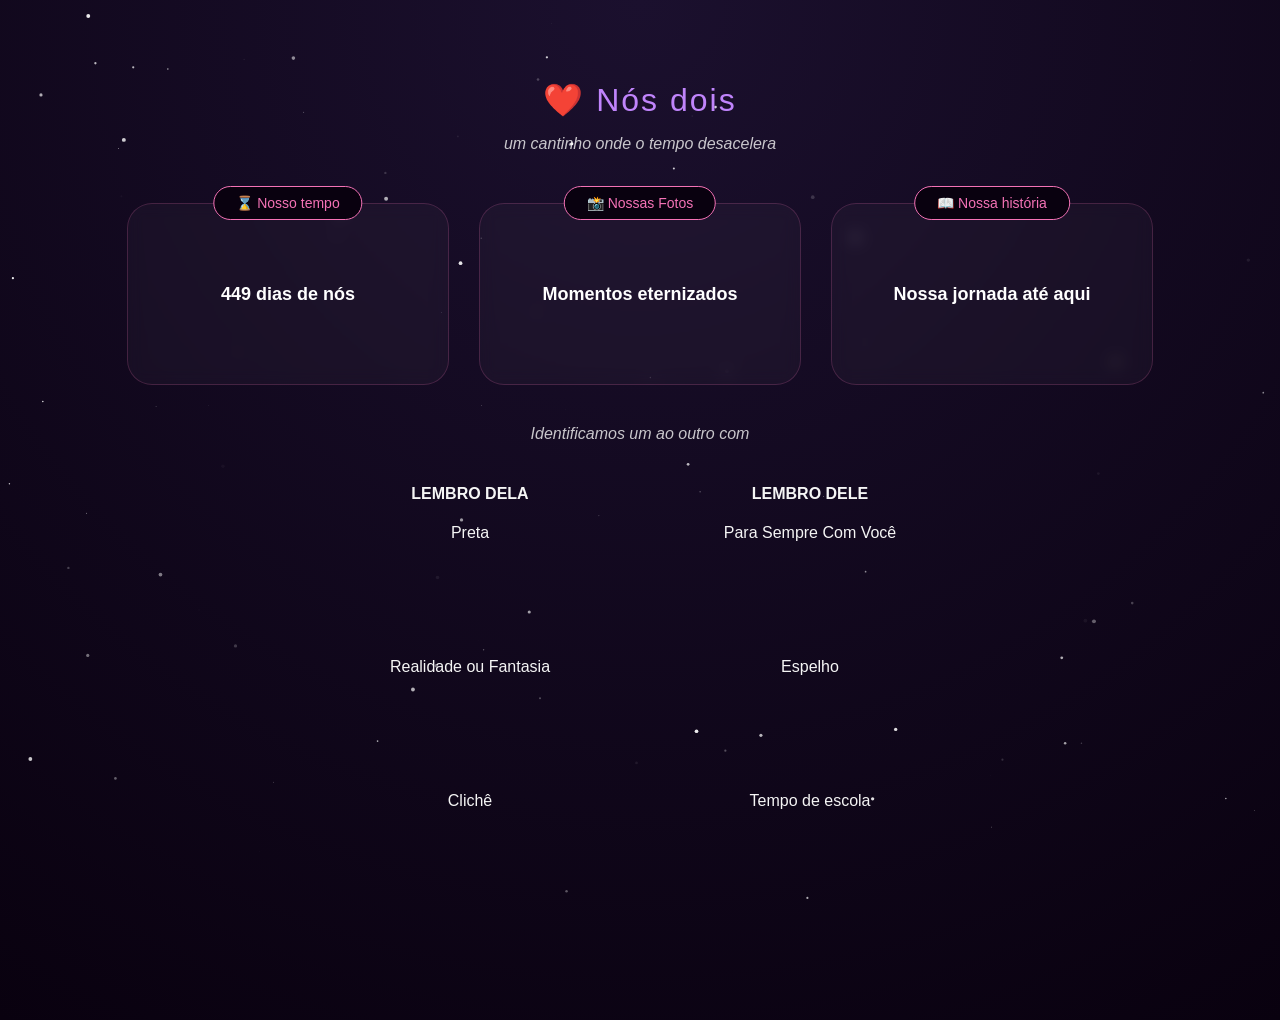
<file: index.html>
<!DOCTYPE html>

<html lang="pt-BR">

<head>

    <meta charset="UTF-8">

    <meta name="viewport" content="width=device-width, initial-scale=1.0">

    <title>Nós dois ❤️</title>

    <link rel="stylesheet" href="css/style.css">

</head>

<body>

    <canvas id="starCanvas"></canvas>



    <h1>❤️ Nós dois</h1>

    <p class="subtitle">um cantinho onde o tempo desacelera</p>



    <div class="cards">

        <a href="contador.html" class="card">

            <span class="card-btn">⌛ Nosso tempo</span>

            <div class="card-content">

                <p id="tempoCard">Carregando...</p>

            </div>

        </a>

        <a href="fotos.html" class="card">
            <span class="card-btn">📸 Nossas Fotos</span>
            <div class="card-content">
                <p>Momentos eternizados</p>
            </div>
        </a>



        <a href="historia.html" class="card">

            <span class="card-btn">📖 Nossa história</span>

            <div class="card-content">

                <p>Nossa jornada até aqui</p>

            </div>

        </a>

    </div>



    <div class="music-section">

        <p class="subtitle" style="margin-top: 40px;">Identificamos um ao outro com </p>

       

        <div class="music-columns">

            <div class="music-side">

                <h4>LEMBRO DELA</h4>

                <div class="player-list">

                    <div class="music-item">

                        <p class="music-name">Preta</p>

                        <iframe src="https://open.spotify.com/embed/track/0hJtg5O8dvQ7xG6mriIMUJ?si=e03baf44a49b48bb" width="100%" height="80" frameBorder="0" allow="autoplay; clipboard-write; encrypted-media; fullscreen; picture-in-picture" loading="lazy"></iframe>

                    </div>

                    <div class="music-item">

                        <p class="music-name">Realidade ou Fantasia</p>

                        <iframe src="https://open.spotify.com/embed/track/4hSaYBtwDfbIS4pZtyE040?si=d5d92de98aa142ee" width="100%" height="80" frameBorder="0" allow="autoplay; clipboard-write; encrypted-media; fullscreen; picture-in-picture" loading="lazy"></iframe>

                    </div>

                    <div class="music-item">

                        <p class="music-name">Clichê</p>

                        <iframe src="https://open.spotify.com/embed/track/3XrchC3CeuoPAprx9fqNKI?si=4389151b78bc4acd" width="100%" height="80" frameBorder="0" allow="autoplay; clipboard-write; encrypted-media; fullscreen; picture-in-picture" loading="lazy"></iframe>

                    </div>

                </div>

            </div>



            <div class="music-side">

                <h4>LEMBRO DELE</h4>

                <div class="player-list">

                    <div class="music-item">

                        <p class="music-name">Para Sempre Com Você</p>

                        <iframe src="https://open.spotify.com/embed/track/2KGv51jgAz8OTjNPyRryfq?si=85d8057ccdad4472" width="100%" height="80" frameBorder="0" allow="autoplay; clipboard-write; encrypted-media; fullscreen; picture-in-picture" loading="lazy"></iframe>

                    </div>

                    <div class="music-item">

                        <p class="music-name">Espelho</p>

                        <iframe src="https://open.spotify.com/embed/track/3zrAPsfxf957oS161JlnKM?si=5eb8192b4dd04766" width="100%" height="80" frameBorder="0" allow="autoplay; clipboard-write; encrypted-media; fullscreen; picture-in-picture" loading="lazy"></iframe>

                    </div>

                    <div class="music-item">

                        <p class="music-name">Tempo de escola</p>

                        <iframe src="https://open.spotify.com/embed/track/6CZwZyIYr5MzpIYcH0ETdd?si=8fc7714ff8da499f" width="100%" height="80" frameBorder="0" allow="autoplay; clipboard-write; encrypted-media; fullscreen; picture-in-picture" loading="lazy"></iframe>

                    </div>

                </div>

            </div>

        </div>

    </div>



    <script src="js/estrelas.js"></script>

    <script src="js/tempoCard.js"></script>

</body>

</html>
</file>
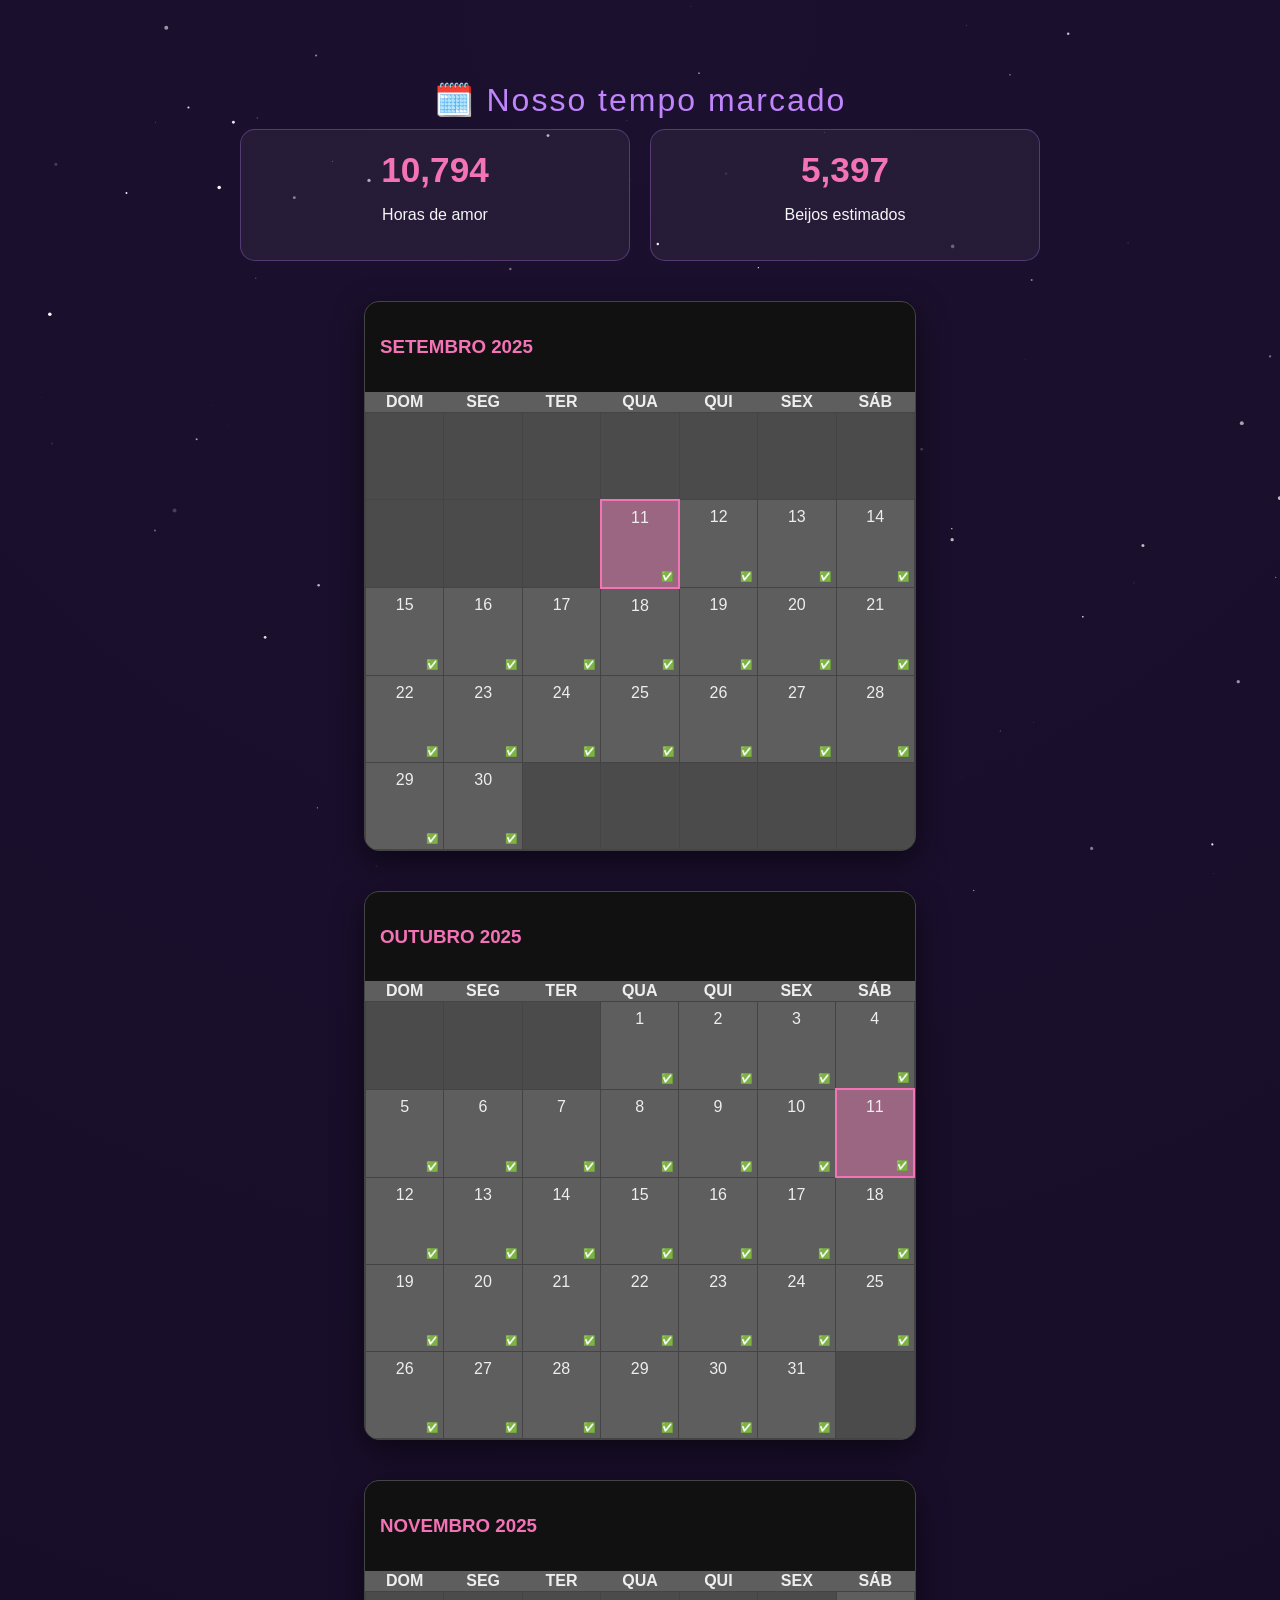
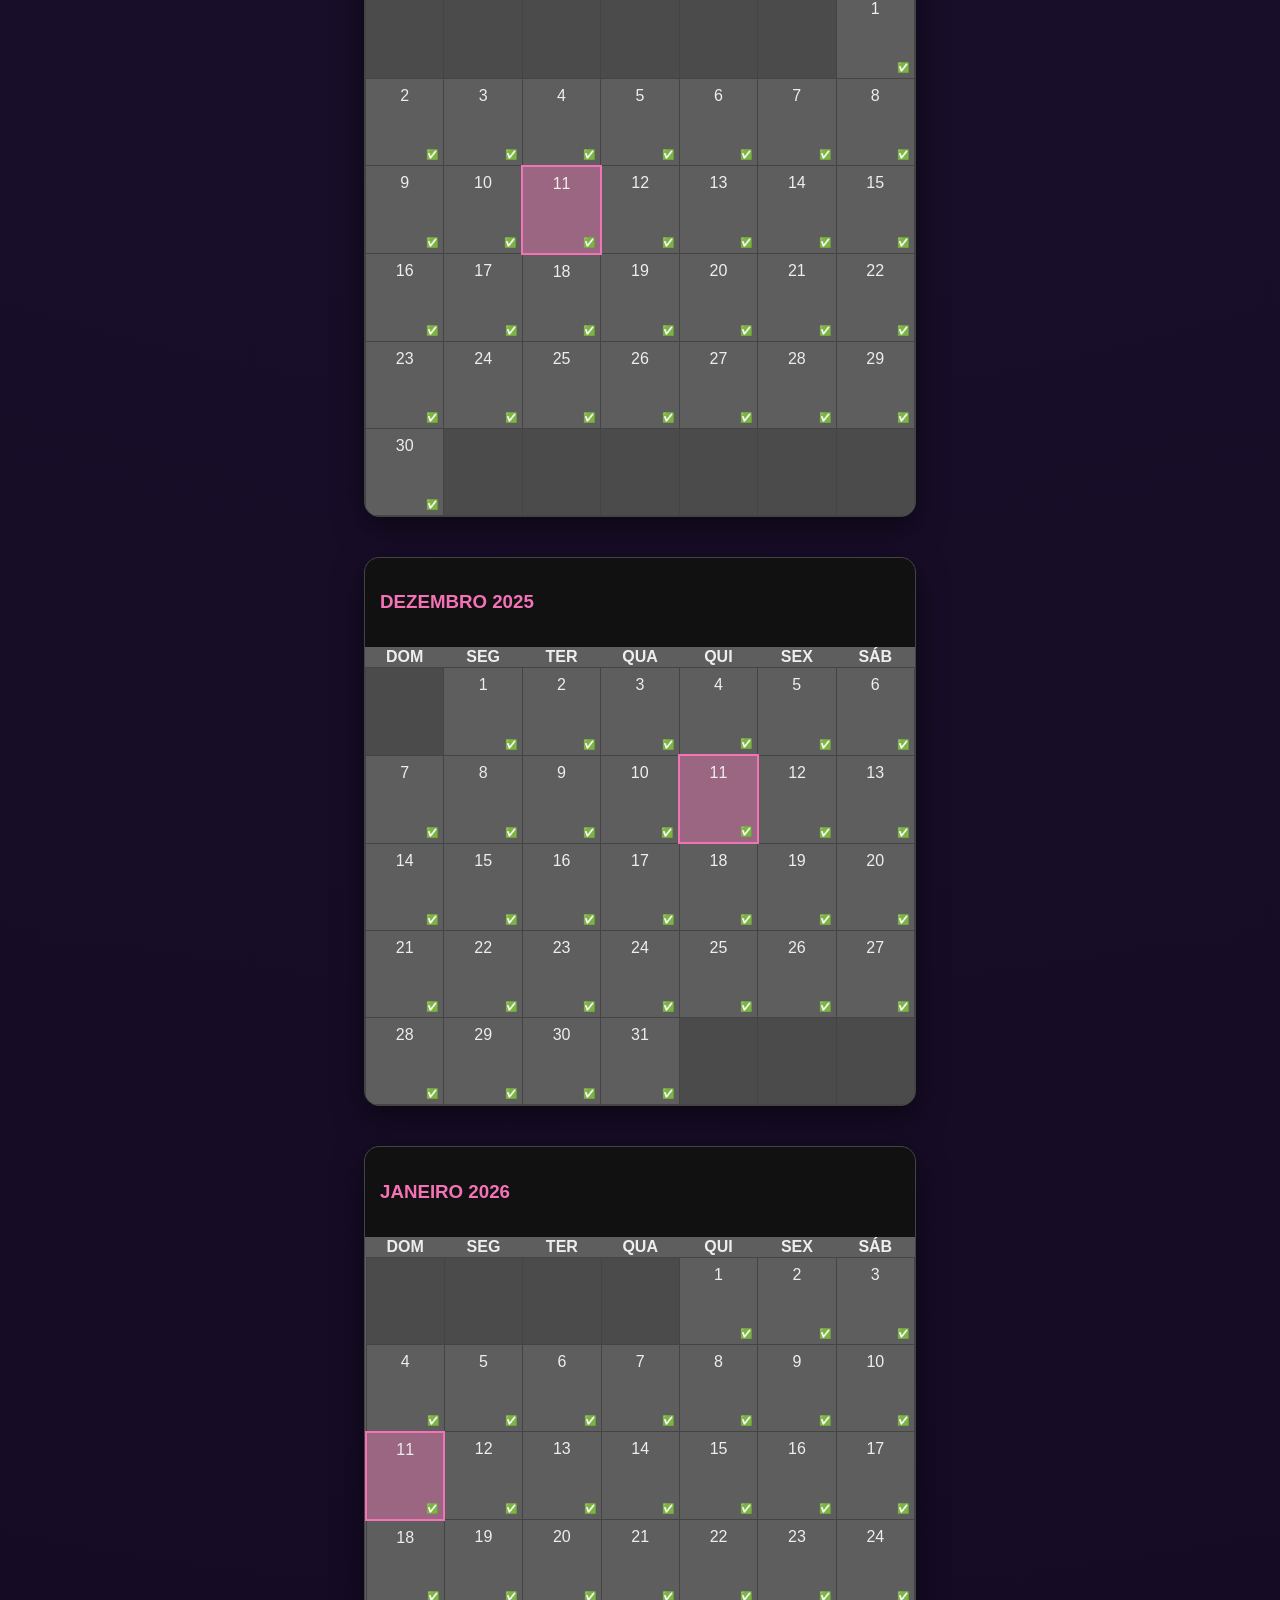
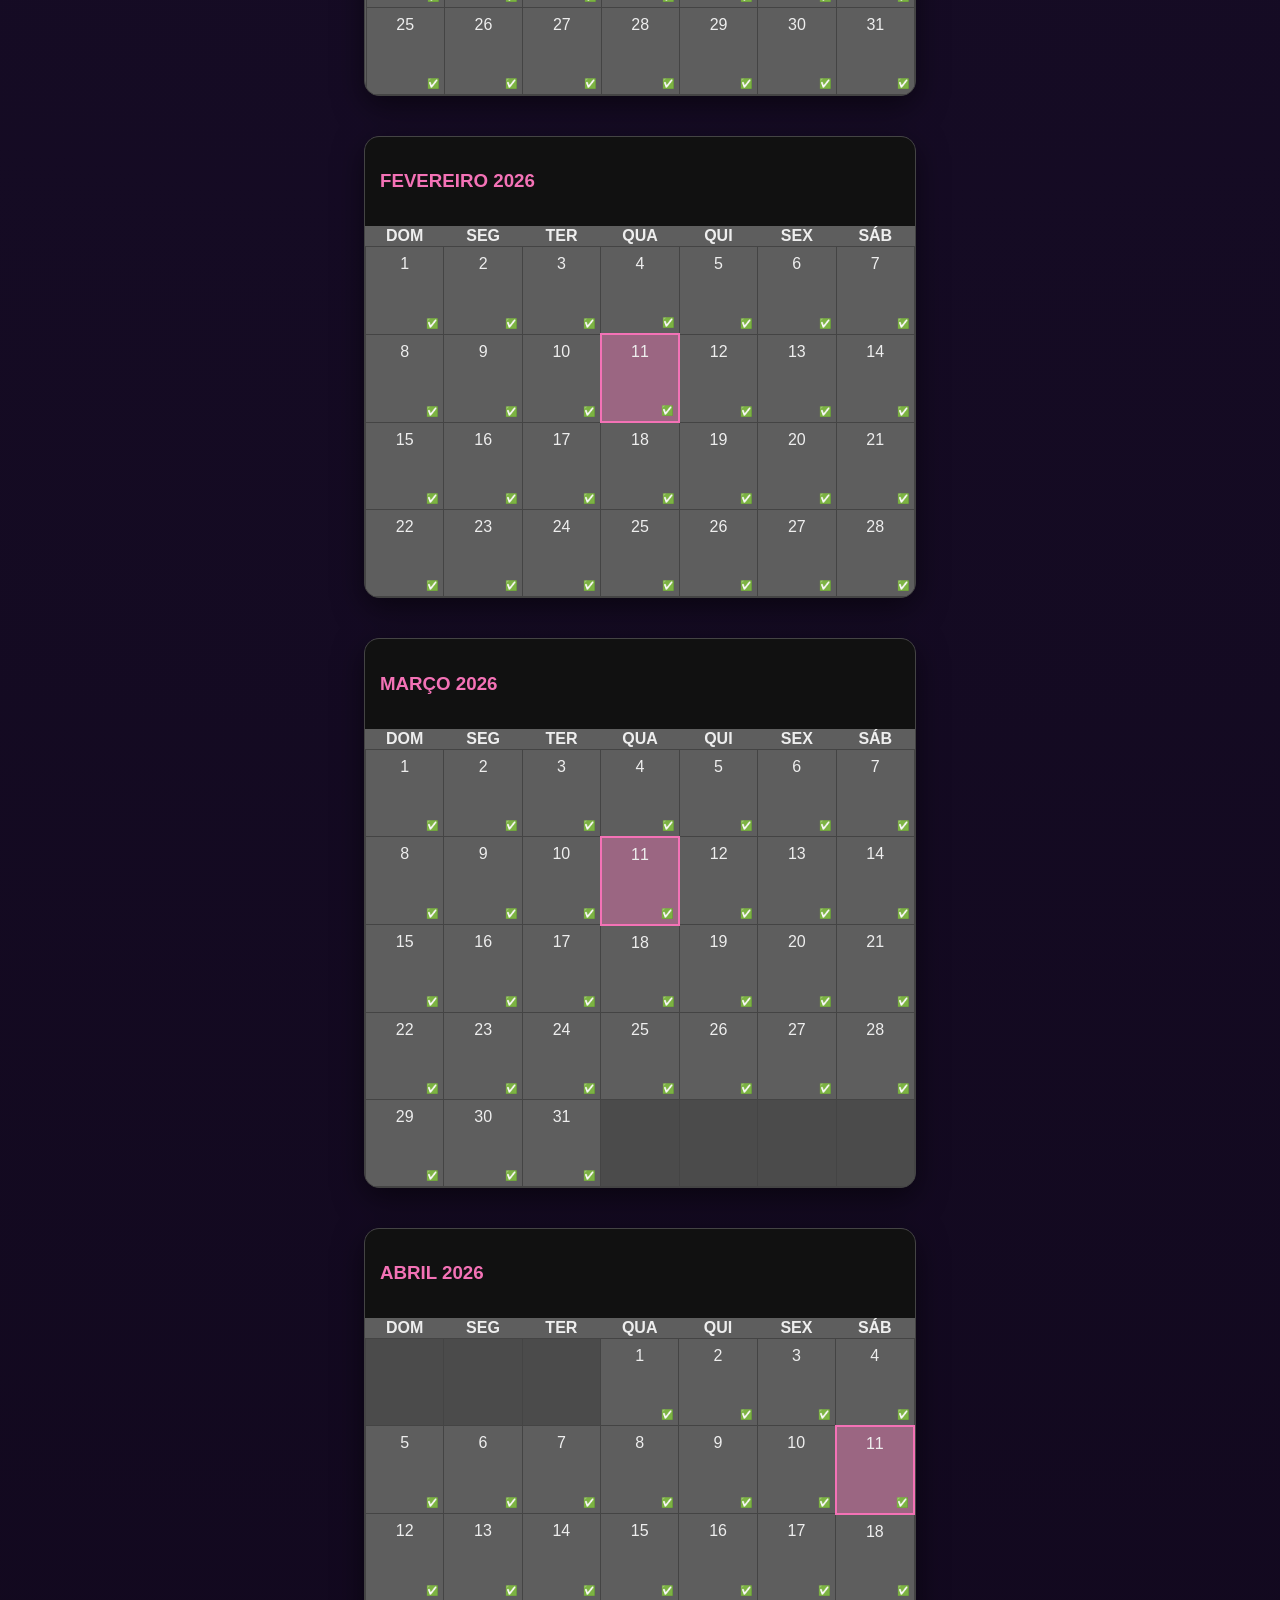
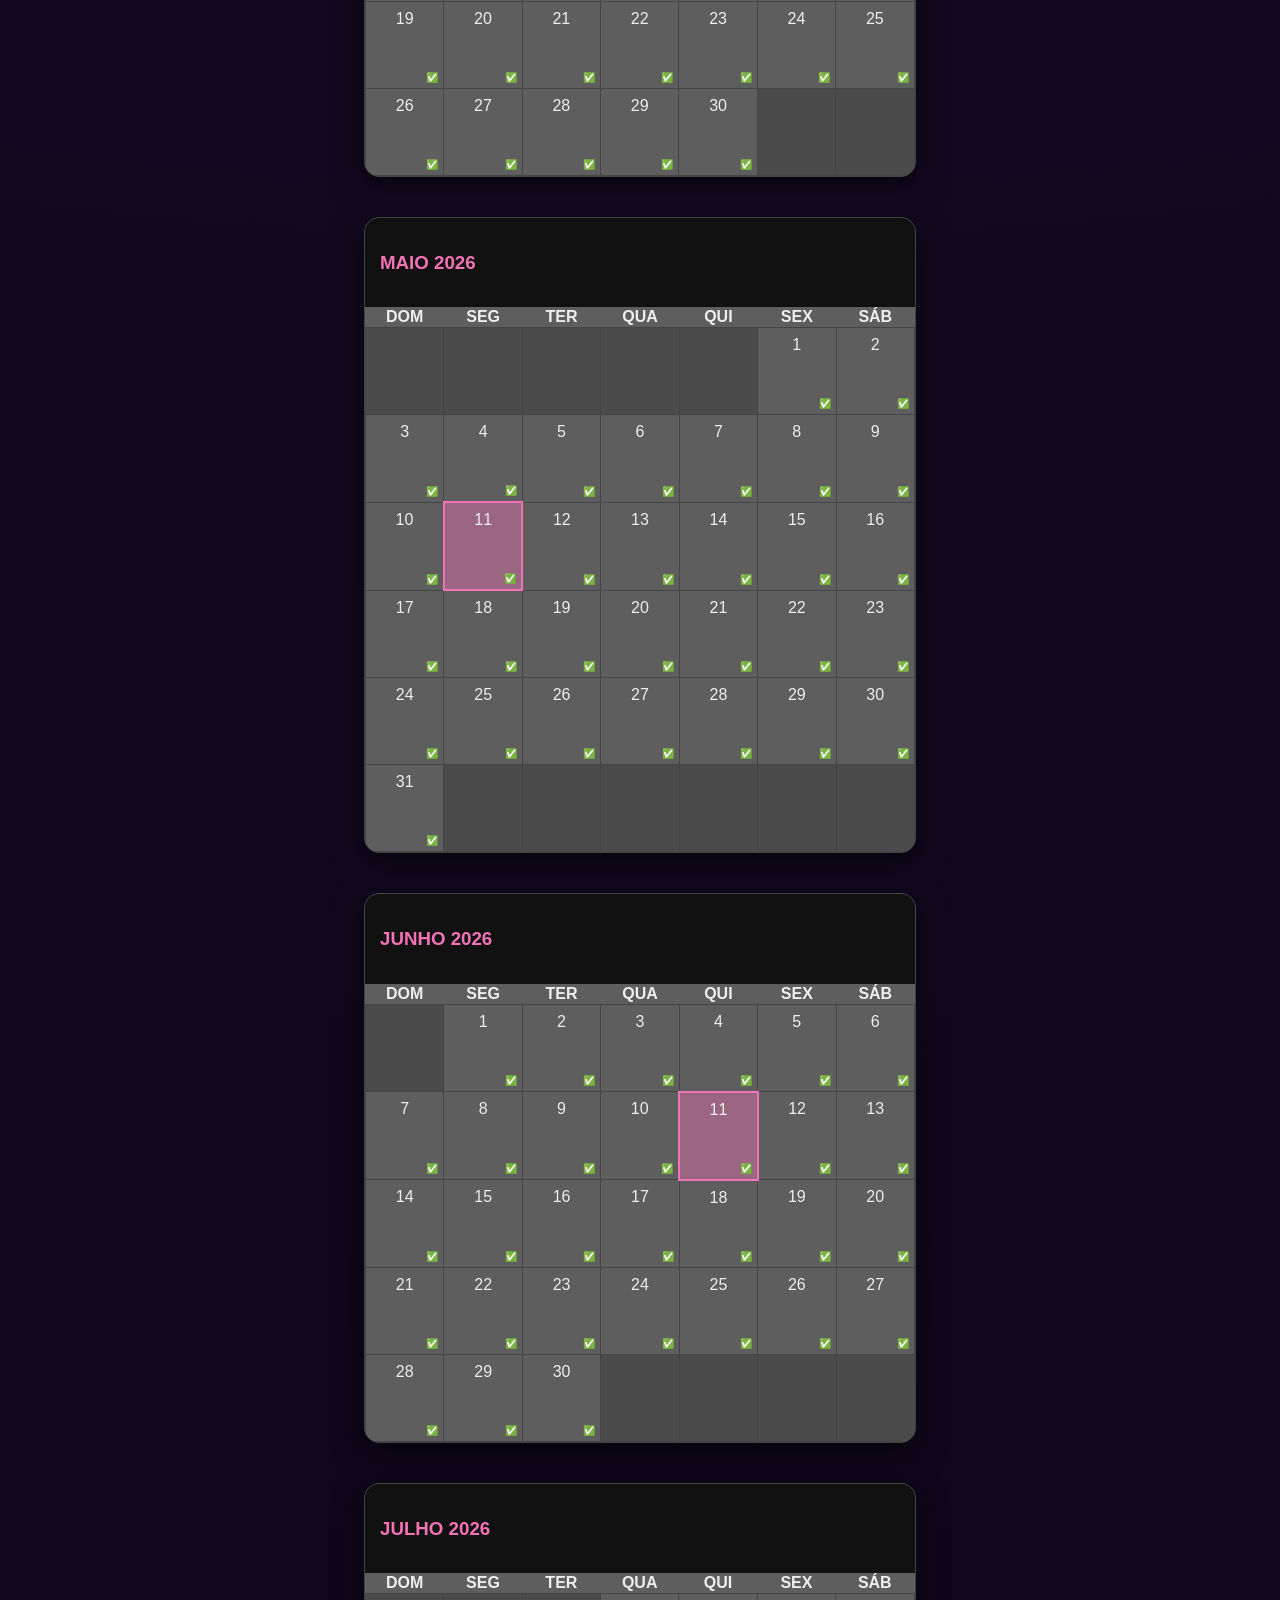
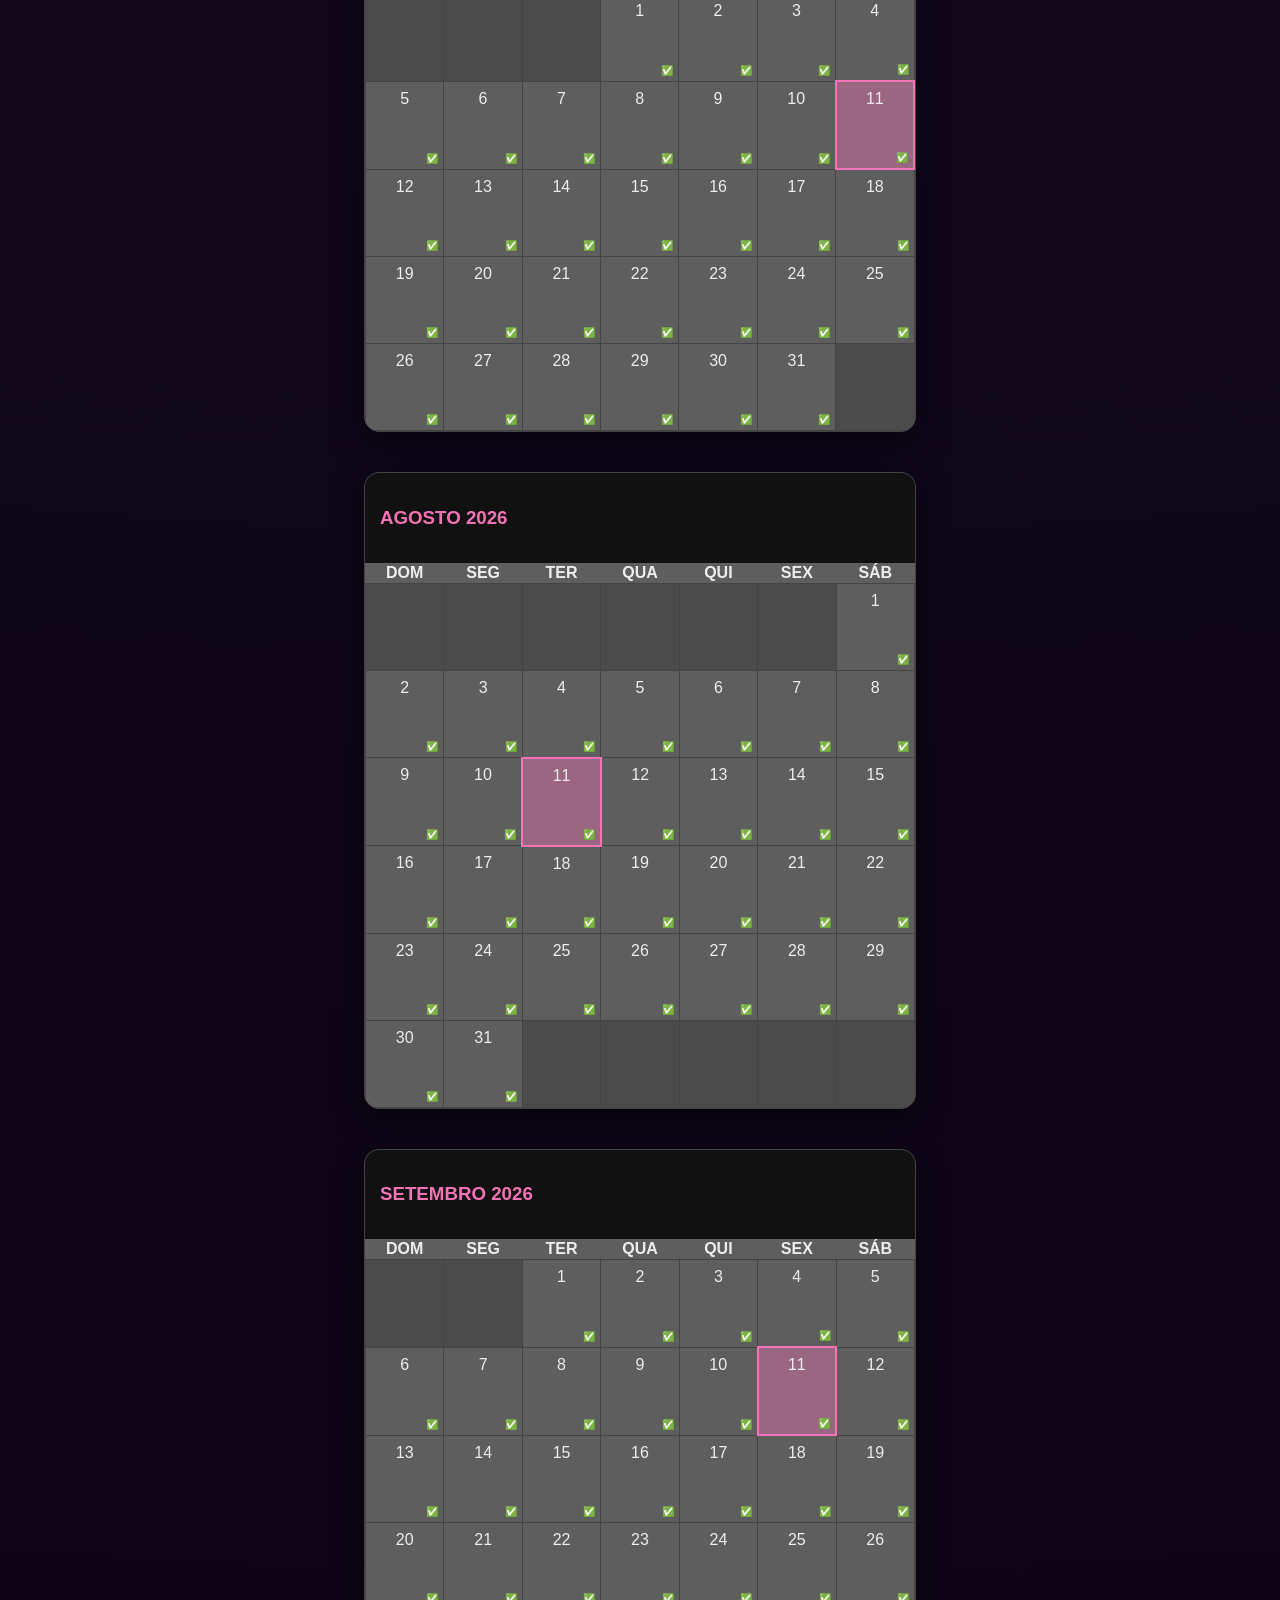
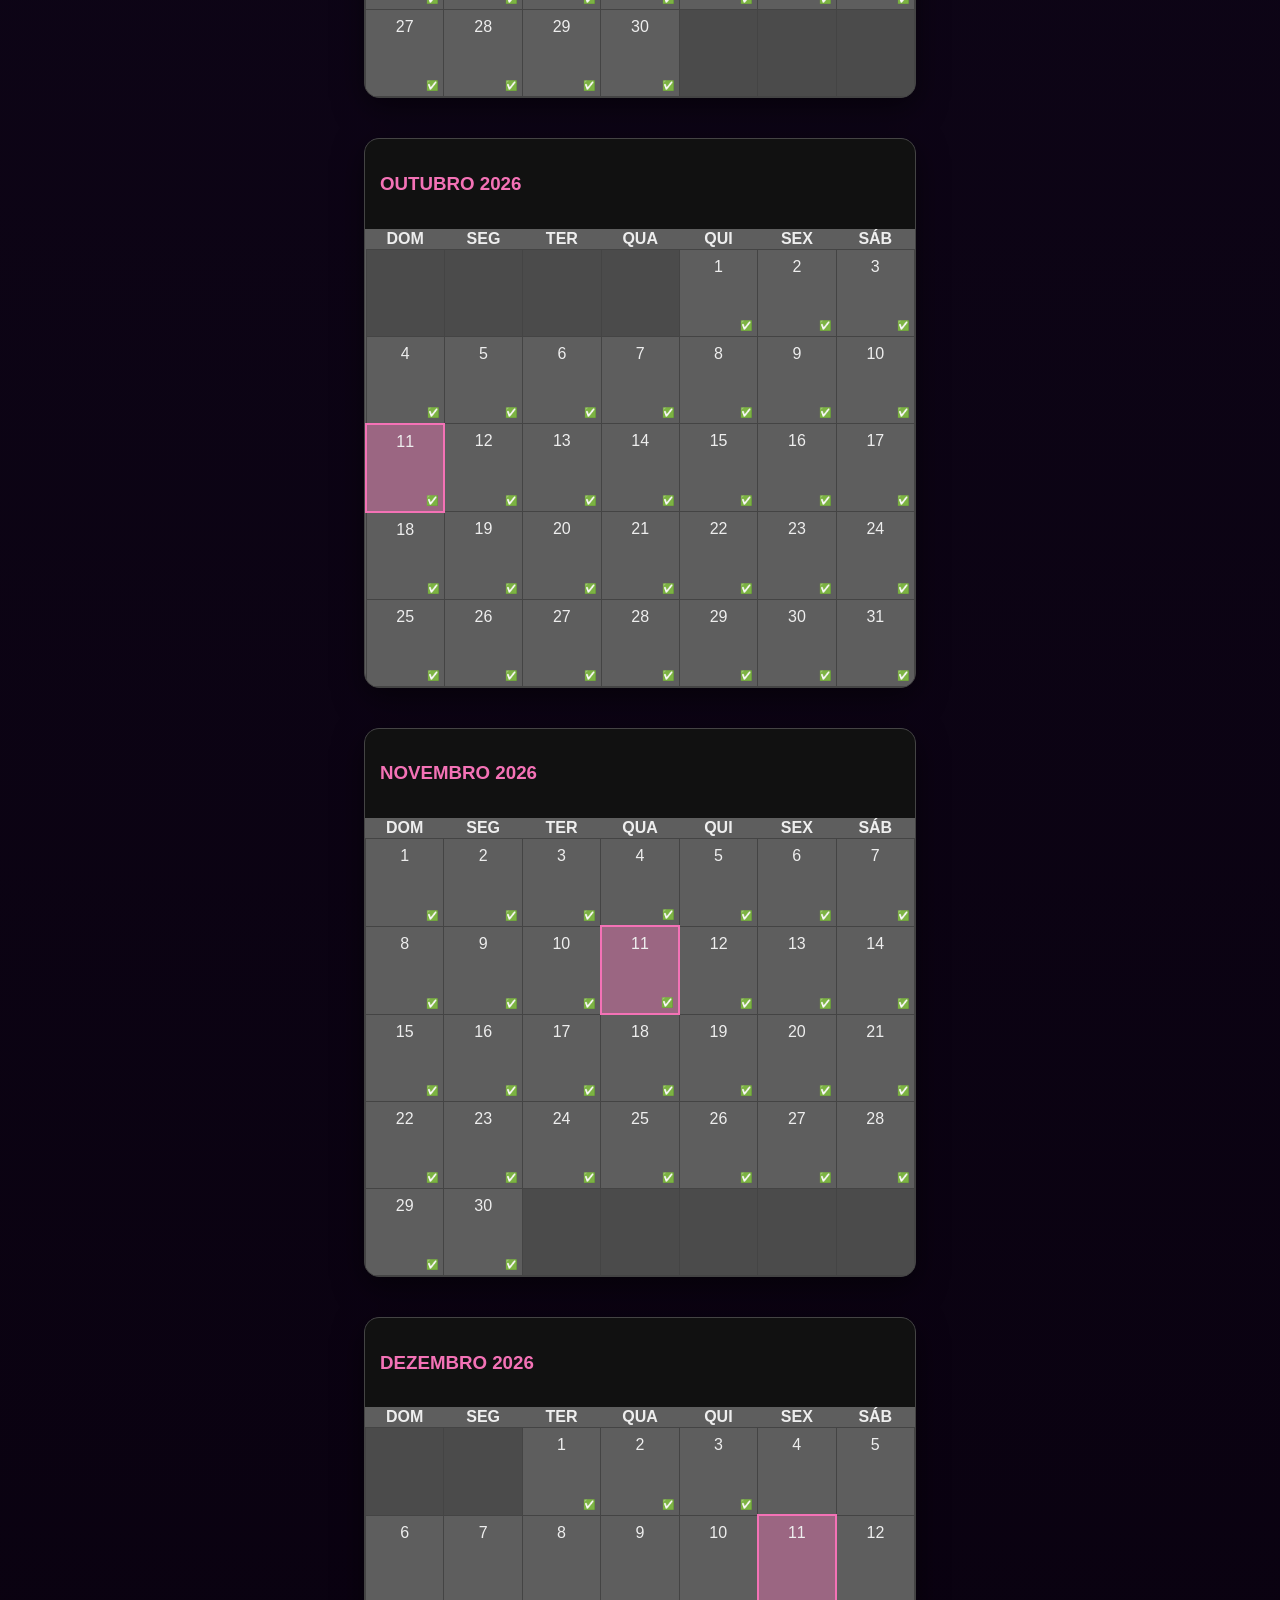
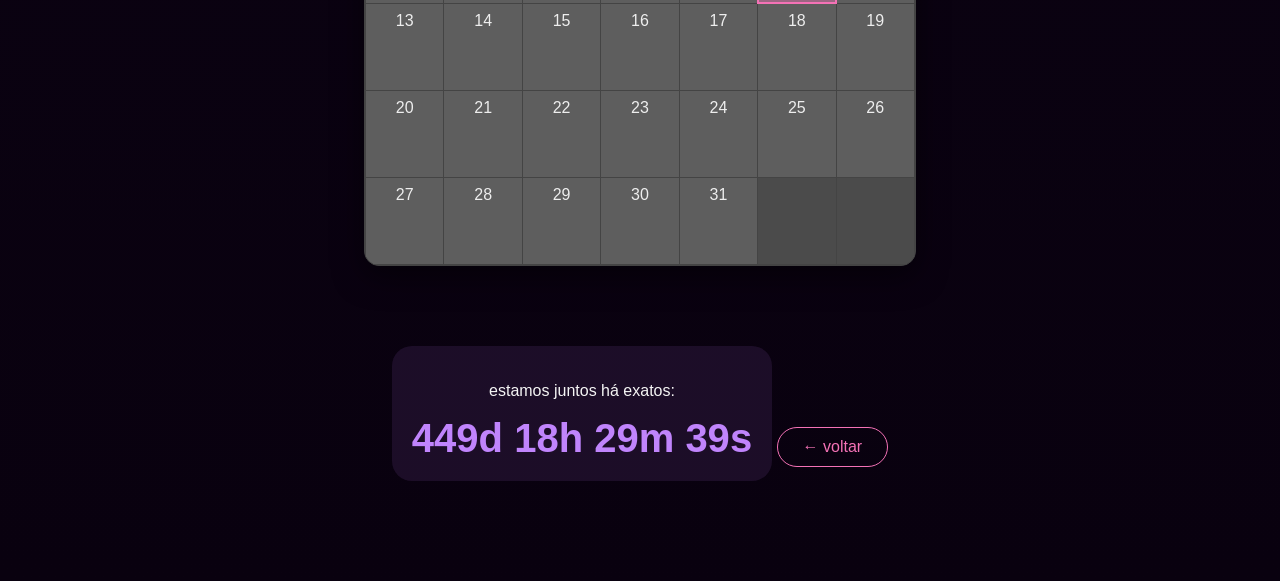
<file: contador.html>
<!DOCTYPE html>
<html lang="pt-BR">
<head>
    <meta charset="UTF-8">
    <meta name="viewport" content="width=device-width, initial-scale=1.0">
    <title>Nosso tempo marcado 🗓️</title>
    <link rel="stylesheet" href="css/style.css">
</head>
<body>
    <canvas id="starCanvas"></canvas>

    <h1>🗓️ Nosso tempo marcado</h1>

    <div class="stats-container">
        <div class="stat-card">
            <span id="stat-horas">0</span>
            <p>Horas de amor</p>
        </div>
        <div class="stat-card">
            <span id="stat-beijos">0</span>
            <p>Beijos estimados</p>
        </div>
    </div>

    <div id="todos-os-calendarios"></div>

    <div class="contador-preciso">
        <p>estamos juntos há exatos:</p>
        <div class="relogio-digital">
            <span id="live-dias">00</span>d 
            <span id="live-horas">00</span>h 
            <span id="live-min">00</span>m 
            <span id="live-seg">00</span>s
        </div>
    </div>

    <a class="voltar" href="index.html">← voltar</a>

    <script src="js/estrelas.js"></script>
    <script src="js/calendario.js"></script>
</body>
</html>
</file>
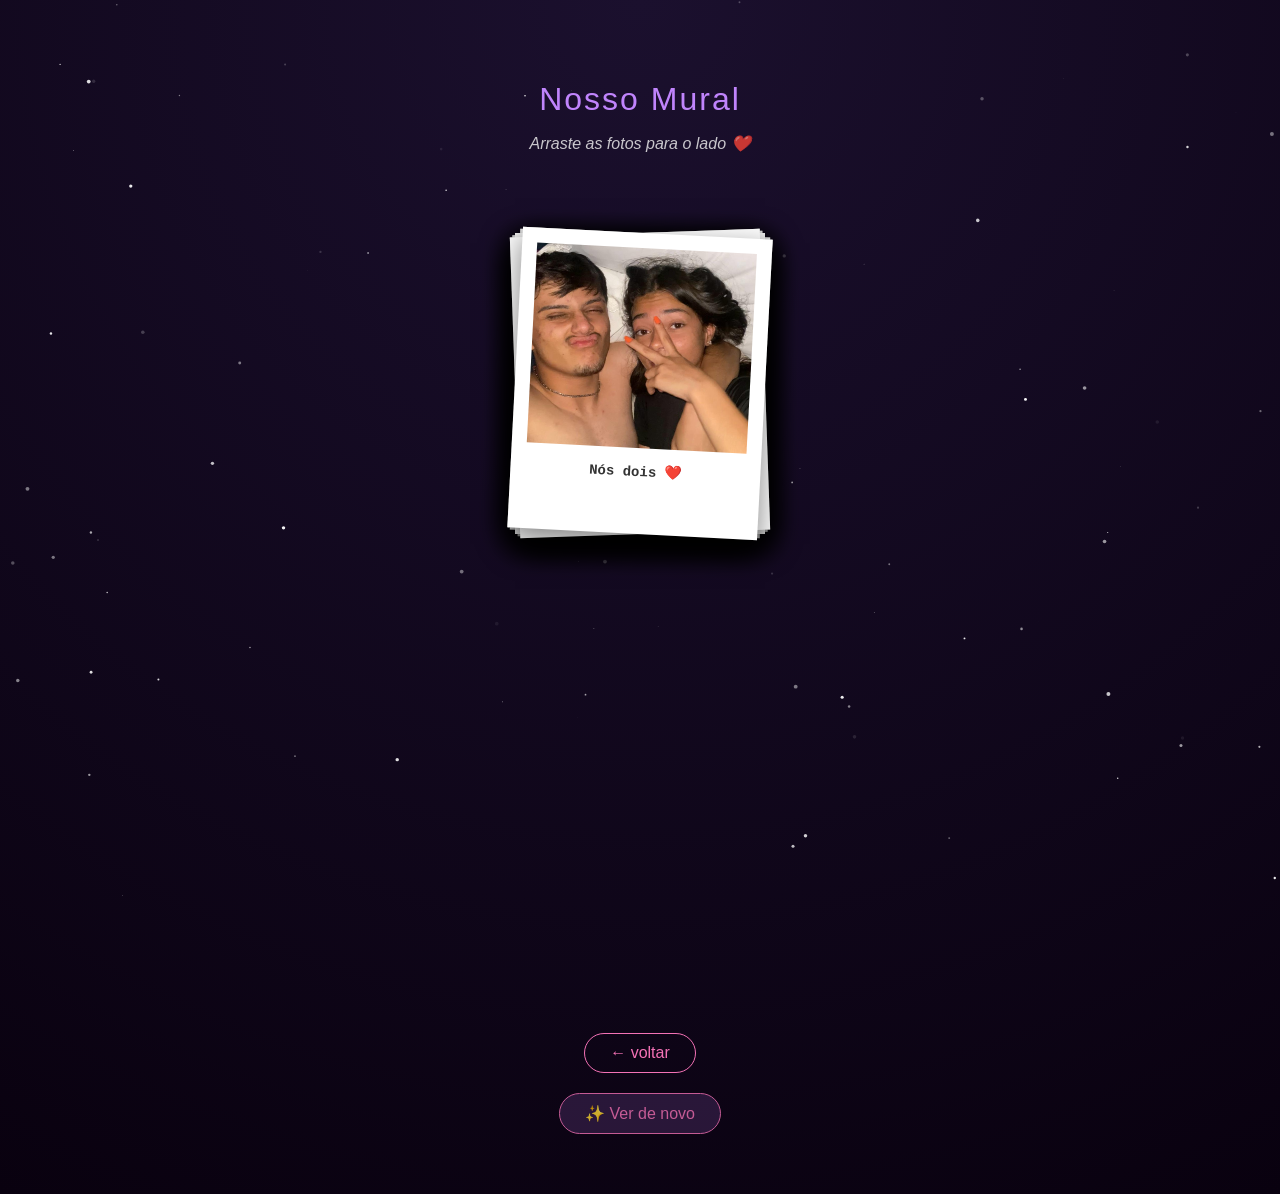
<file: fotos.html>
<!DOCTYPE html>
<html lang="pt-BR">
<head>
    <meta charset="UTF-8">
    <meta name="viewport" content="width=device-width, initial-scale=1.0">
    <title>Nossas Memórias 📸</title>
    <link rel="stylesheet" href="css/style.css">
</head>
<body>
    <canvas id="starCanvas"></canvas>

    <h1>Nosso Mural</h1>
    <p class="subtitle">Arraste as fotos para o lado ❤️</p>

    <div class="stack-container">
        <div class="polaroid"><img src="img/foto12.jpg.jpeg" alt="F"><p class="caption">Para sempre ❤️</p></div>
        <div class="polaroid"><img src="img/foto10.jpg.jpeg" alt="F"><p class="caption">Nosso brilho ✨</p></div>
        <div class="polaroid"><img src="img/foto9.jpg.jpeg" alt="F"><p class="caption">Amo você 🌹</p></div>
        <div class="polaroid"><img src="img/foto8.jpg.jpeg" alt="F"><p class="caption">Meu porto seguro 🏠</p></div>
        <div class="polaroid"><img src="img/foto7.jpg.jpeg" alt="F"><p class="caption">Juntos sempre 🤞</p></div>
        <div class="polaroid"><img src="img/foto6.jpg.jpeg" alt="F"><p class="caption">Cada detalhe seu 💖</p></div>
        <div class="polaroid"><img src="img/foto5.jpg.jpeg" alt="F"><p class="caption">Momentos felizes ✨</p></div>
        <div class="polaroid"><img src="img/foto4.jpg.jpeg" alt="F"><p class="caption">Meu amor 😍</p></div>
        <div class="polaroid"><img src="img/foto3.jpg.jpeg" alt="F"><p class="caption">Inesquecível 🌊</p></div>
        <div class="polaroid"><img src="img/foto2.jpg.jpeg" alt="F"><p class="caption">Sorriso lindo! ❤️</p></div>
        <div class="polaroid"><img src="img/foto1.jpg.jpeg" alt="F"><p class="caption">O começo ✨</p></div>
        <div class="polaroid"><img src="img/foto.jpg.jpeg" alt="F"><p class="caption">Nós dois ❤️</p></div>
    </div>

    <div style="margin-top: 450px;">
        <a class="voltar" href="index.html">← voltar</a>
    </div>

    <script src="js/estrelas.js"></script>
    <script src="js/swipe.js"></script> </body>
</html>
<div class="controls">
    <button id="resetBtn" class="btn-reset">✨ Ver de novo</button>
</div>
</file>
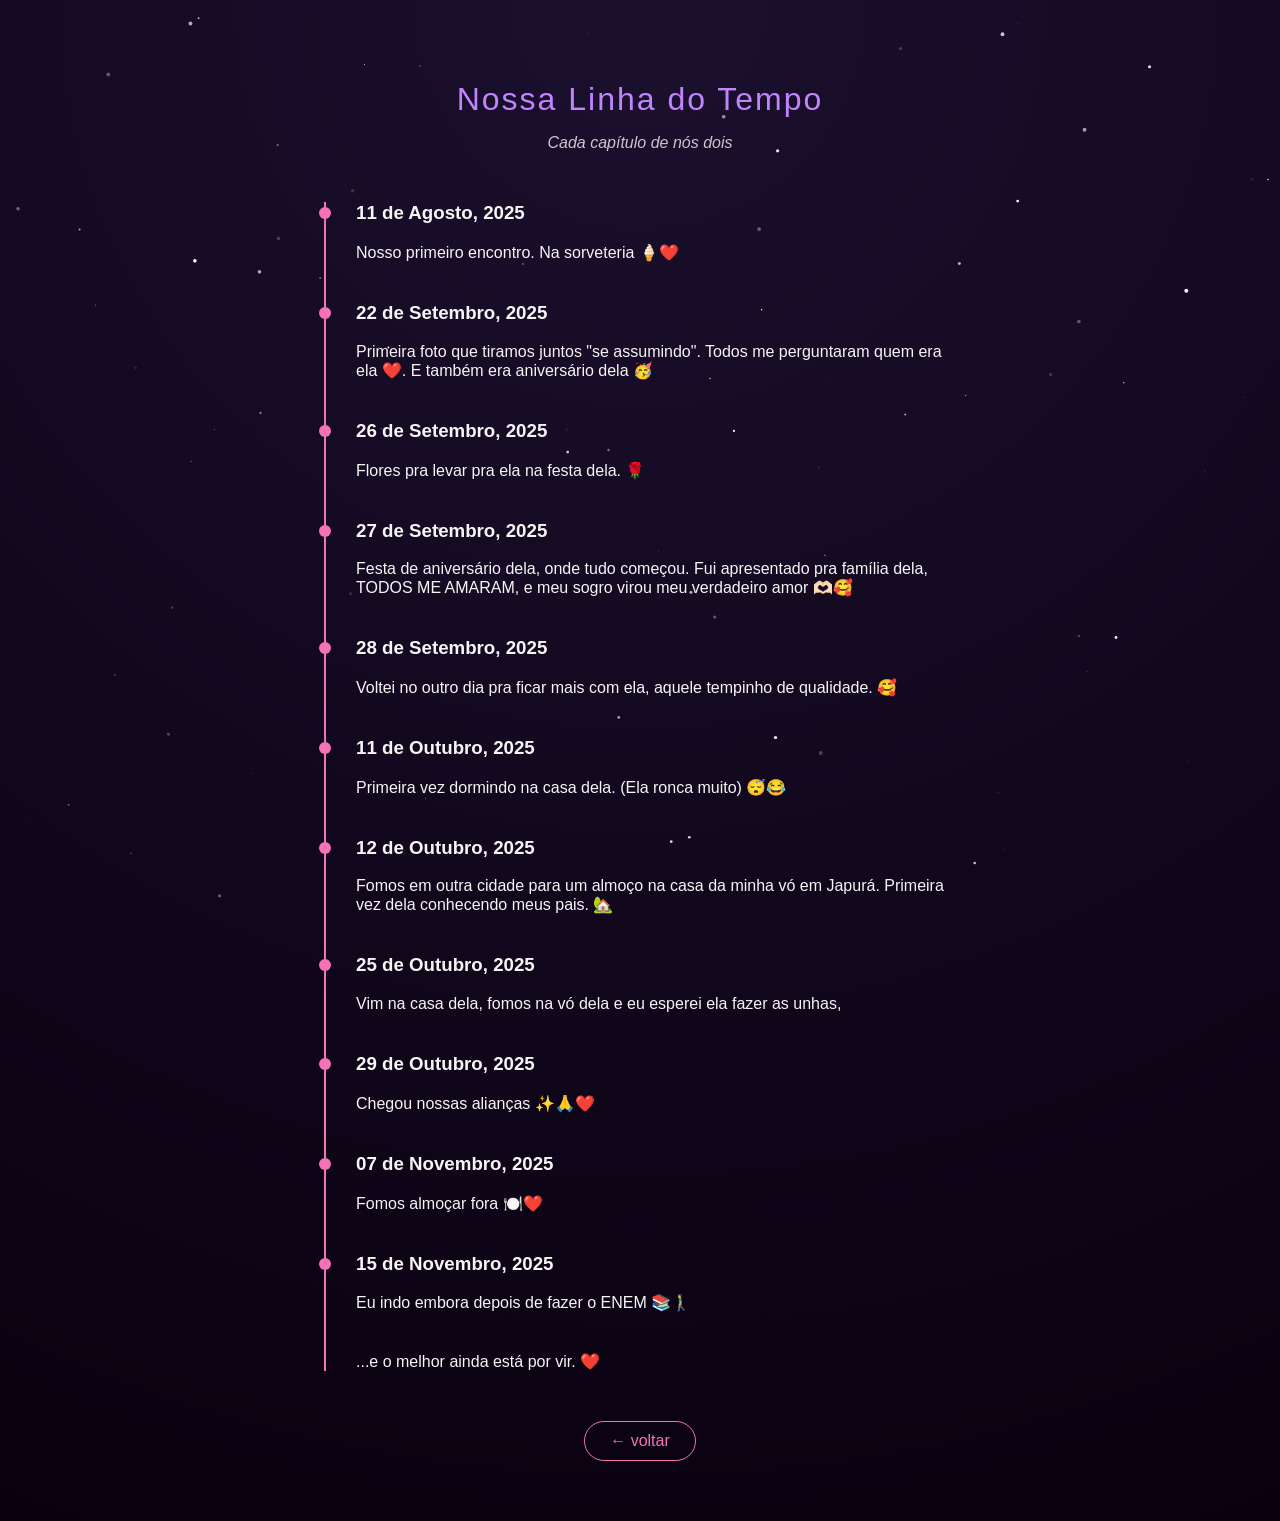
<file: historia.html>
<!DOCTYPE html>
<html lang="pt-BR">
<head>
    <meta charset="UTF-8">
    <title>Nossa Linha do Tempo 💜</title>
    <link rel="stylesheet" href="css/style.css">
</head>
<body>
    <canvas id="starCanvas"></canvas>

    <h1>Nossa Linha do Tempo</h1>
    <p class="subtitle">Cada capítulo de nós dois</p>

    <div class="timeline">
        <div class="timeline-item">
            <div class="timeline-content">
                <h3>11 de Agosto, 2025</h3>
                <p>Nosso primeiro encontro. Na sorveteria 🍦❤️</p>
            </div>
        </div>

        <div class="timeline-item">
            <div class="timeline-content">
                <h3>22 de Setembro, 2025</h3>
                <p>Primeira foto que tiramos juntos "se assumindo". Todos me perguntaram quem era ela ❤️. E também era aniversário dela 🥳</p>
            </div>
        </div>

        <div class="timeline-item">
            <div class="timeline-content">
                <h3>26 de Setembro, 2025</h3>
                <p>Flores pra levar pra ela na festa dela. 🌹</p>
            </div>
        </div>

        <div class="timeline-item">
            <div class="timeline-content">
                <h3>27 de Setembro, 2025</h3>
                <p>Festa de aniversário dela, onde tudo começou. Fui apresentado pra família dela, TODOS ME AMARAM, e meu sogro virou meu verdadeiro amor 🫶🏻🥰</p>
            </div>
        </div>

        <div class="timeline-item">
            <div class="timeline-content">
                <h3>28 de Setembro, 2025</h3>
                <p>Voltei no outro dia pra ficar mais com ela, aquele tempinho de qualidade. 🥰</p>
            </div>
        </div>

        <div class="timeline-item">
            <div class="timeline-content">
                <h3>11 de Outubro, 2025</h3>
                <p>Primeira vez dormindo na casa dela. (Ela ronca muito) 😴😂</p>
            </div>
        </div>

        <div class="timeline-item">
            <div class="timeline-content">
                <h3>12 de Outubro, 2025</h3>
                <p>Fomos em outra cidade para um almoço na casa da minha vó em Japurá. Primeira vez dela conhecendo meus pais. 🏡</p>
            </div>
        </div>

        <div class="timeline-item">
            <div class="timeline-content">
                <h3>25 de Outubro, 2025</h3>
                <p>Vim na casa dela, fomos na vó dela e eu esperei ela fazer as unhas,</p>
            </div>
        </div>

        <div class="timeline-item">
            <div class="timeline-content">
                <h3>29 de Outubro, 2025</h3>
                <p>Chegou nossas alianças ✨🙏❤️</p>
            </div>
        </div>

        <div class="timeline-item">
            <div class="timeline-content">
                <h3>07 de Novembro, 2025</h3>
                <p>Fomos almoçar fora 🍽️❤️</p>
            </div>
        </div>

        <div class="timeline-item">
            <div class="timeline-content">
                <h3>15 de Novembro, 2025</h3>
                <p>Eu indo embora depois de fazer o ENEM 📚🚶‍♂️</p>
            </div>
        </div>

        <div class="timeline-final">
            <p>...e o melhor ainda está por vir. ❤️</p>
        </div>
    </div>

    <a class="voltar" href="index.html">← voltar</a>

    <script src="js/estrelas.js"></script>
</body>
</html>
</file>
<file: css/style.css>
/* --- SEU CÓDIGO ORIGINAL (MANTIDO) --- */
body {
    background: radial-gradient(circle at top, #1b102e, #09010f);
    color: #f5f5f5;
    font-family: 'Segoe UI', Tahoma, Geneva, Verdana, sans-serif;
    text-align: center;
    padding: 60px 20px;
    margin: 0;
    min-height: 100vh;
    overflow-x: hidden;
}

#starCanvas {
    position: fixed;
    top: 0;
    left: 0;
    width: 100%;
    height: 100%;
    z-index: -1;
    pointer-events: none;
}

h1 { color: #c084fc; margin-bottom: 10px; font-weight: 300; letter-spacing: 2px; }
.subtitle { opacity: 0.8; font-style: italic; }

.cards {
    display: flex;
    gap: 30px;
    justify-content: center;
    flex-wrap: wrap;
    margin-top: 50px;
    max-width: 1200px;
    margin-left: auto;
    margin-right: auto;
}

.card {
    width: 320px;
    height: 180px;
    border-radius: 25px;
    background: rgba(255, 255, 255, 0.03);
    backdrop-filter: blur(8px);
    position: relative;
    text-decoration: none;
    transition: 0.4s cubic-bezier(0.175, 0.885, 0.32, 1.275);
    border: 1px solid rgba(244, 114, 182, 0.2);
    display: flex;
    align-items: center;
    justify-content: center;
}

.card:hover {
    transform: translateY(-10px) scale(1.02);
    box-shadow: 0 0 30px rgba(244, 114, 182, 0.2);
    border-color: rgba(244, 114, 182, 0.5);
    background: rgba(255, 255, 255, 0.06);
}

.card-btn {
    position: absolute;
    top: -18px;
    left: 50%;
    transform: translateX(-50%);
    background: #09010f;
    color: #f472b6;
    padding: 8px 22px;
    border-radius: 999px;
    font-size: 14px;
    border: 1px solid #f472b6;
    white-space: nowrap;
}

.card-content {
    font-size: 18px;
    color: #fff;
    font-weight: bold;
    text-align: center;
    padding: 0 20px;
}

/* --- ESTILO CONTADOR E CALENDARIO --- */

.stats-container {
    display: flex;
    justify-content: center;
    gap: 20px;
    margin-bottom: 30px;
    max-width: 800px;
    margin-left: auto;
    margin-right: auto;
}

.stat-card {
    background: rgba(255, 255, 255, 0.05);
    padding: 20px;
    border-radius: 15px;
    border: 1px solid rgba(192, 132, 252, 0.3);
    flex: 1;
}

.stat-card span {
    display: block;
    font-size: 2.2rem;
    font-weight: bold;
    color: #f472b6;
}

.contador-preciso {
    margin: 40px 0;
    padding: 20px;
    background: rgba(192, 132, 252, 0.1);
    border-radius: 20px;
    display: inline-block;
}

.relogio-digital {
    font-size: 2.5rem;
    font-weight: bold;
    color: #c084fc;
    margin-top: 10px;
}

#todos-os-calendarios {
    display: flex;
    flex-direction: column;
    align-items: center;
    gap: 40px;
    margin: 40px 0;
}

.calendar-wrapper {
    background: #5e5e5e; 
    border: 1px solid #444;
    width: 100%;
    max-width: 550px;
    border-radius: 15px;
    overflow: hidden;
    box-shadow: 0 10px 30px rgba(0,0,0,0.5);
}

.calendar-header-black {
    background: #111;
    color: #f472b6;
    padding: 15px;
    text-align: left;
}

.calendar-table {
    width: 100%;
    border-collapse: collapse;
    color: #eee;
}

.calendar-table td {
    border: 0.5px solid #444;
    height: 70px;
    width: 14.28%;
    vertical-align: top;
    padding: 8px;
    position: relative;
}

.calendar-table td.passado::after {
    content: '✅';
    position: absolute;
    bottom: 5px;
    right: 5px;
    font-size: 10px;
}

.calendar-table td.especial {
    background-color: rgba(244, 114, 182, 0.4) !important;
    border: 2px solid #f472b6;
}

.calendar-table td.empty {
    background: rgba(0,0,0,0.2);
}

.timeline {
    max-width: 600px;
    margin: 50px auto;
    border-left: 2px solid #f472b6;
    padding-left: 30px;
    text-align: left;
}

.timeline-item {
    margin-bottom: 40px;
    position: relative;
}

.timeline-item::before {
    content: '';
    position: absolute;
    left: -37px;
    top: 5px;
    width: 12px;
    height: 12px;
    background: #f472b6;
    border-radius: 50%;
}

.music-columns {
    display: flex;
    justify-content: center;
    gap: 40px;
    margin-top: 20px;
    flex-wrap: wrap;
}

.music-side { width: 300px; }

.voltar {
    display: inline-block;
    padding: 10px 25px;
    color: #f472b6;
    text-decoration: none;
    border: 1px solid #f472b6;
    border-radius: 20px;
    transition: 0.3s;
}

.voltar:hover {
    background: #f472b6;
    color: white;
}

/* --- NOVO: PILHA DE FOTOS MODO SWIPE (ESTILO TINDER) --- */

.stack-container {
    position: relative;
    width: 250px;
    height: 350px;
    margin: 80px auto;
    perspective: 1000px; /* Adiciona profundidade ao arrastar */
}

.polaroid {
    position: absolute;
    top: 0;
    left: 0;
    background: white;
    padding: 15px 15px 40px 15px;
    width: 220px;
    box-shadow: 0 10px 30px rgba(0,0,0,0.5);
    /* Transição suave para quando a foto volta ao centro */
    transition: transform 0.5s cubic-bezier(0.23, 1, 0.32, 1), opacity 0.5s ease;
    cursor: grab;
    transform-origin: center;
    user-select: none; /* Impede seleção de texto ao arrastar */
    touch-action: none; /* Necessário para touch no celular funcionar 100% */
}

.polaroid:active {
    cursor: grabbing;
}

.polaroid img {
    width: 100%;
    height: 200px;
    object-fit: cover;
    display: block;
    pointer-events: none; /* Garante que a imagem não "roube" o clique do card */
}

.caption {
    color: #333;
    font-family: 'Courier New', Courier, monospace;
    font-weight: bold;
    margin-top: 15px;
    font-size: 14px;
    pointer-events: none;
}

/* Bagunça inicial leve na pilha */
.polaroid:nth-child(5n+1) { transform: rotate(-2deg); }
.polaroid:nth-child(5n+2) { transform: rotate(3deg); }
.polaroid:nth-child(5n+3) { transform: rotate(-1deg); }
.polaroid:nth-child(5n+4) { transform: rotate(2deg); }

/* --- OBSERVAÇÃO: O efeito de sumir agora é controlado pelo JS --- */

.controls {
    margin-top: 20px;
}

.btn-reset {
    background: rgba(192, 132, 252, 0.2);
    color: #f472b6;
    border: 1px solid #f472b6;
    padding: 10px 25px;
    border-radius: 999px;
    cursor: pointer;
    font-size: 16px;
    transition: 0.3s;
    /* Ele começa invisível e só aparece quando você quiser (opcional) */
    opacity: 0.8;
}

.btn-reset:hover {
    background: #f472b6;
    color: white;
    box-shadow: 0 0 15px rgba(244, 114, 182, 0.5);
}
</file>
